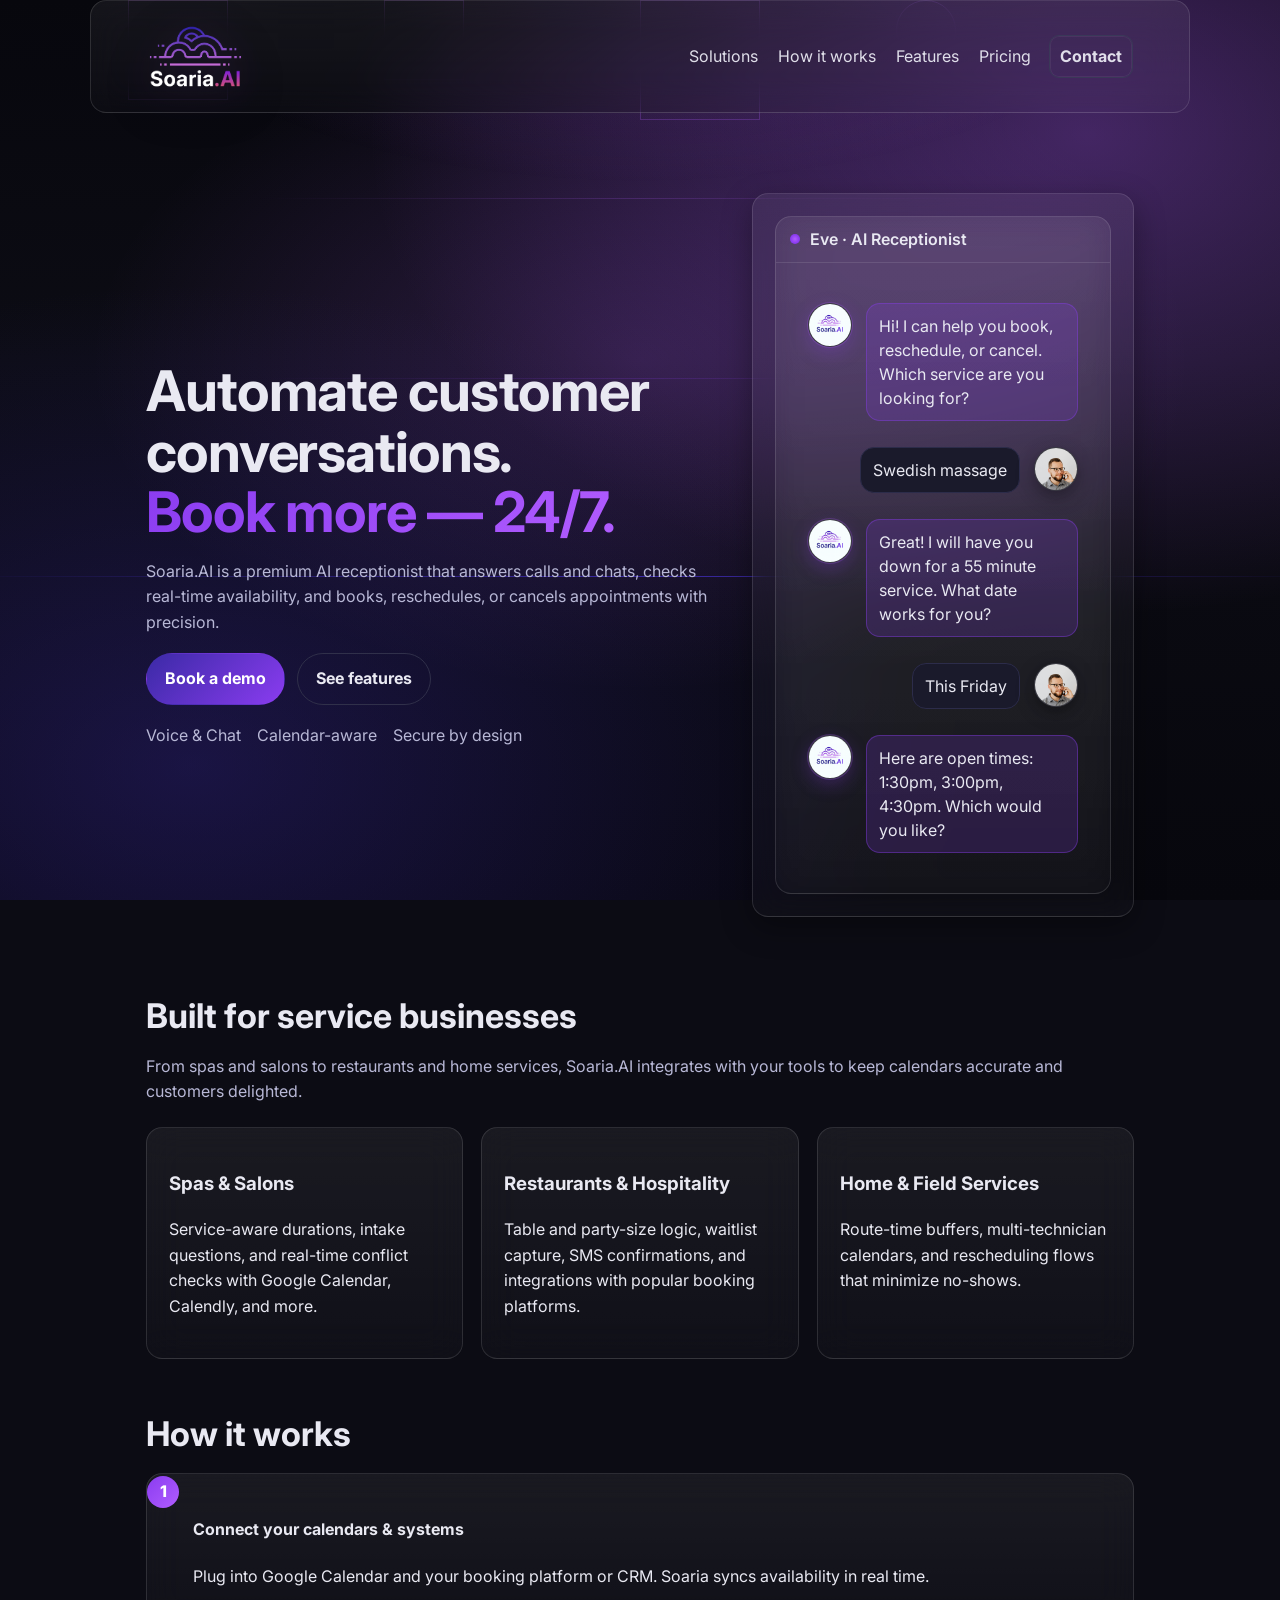
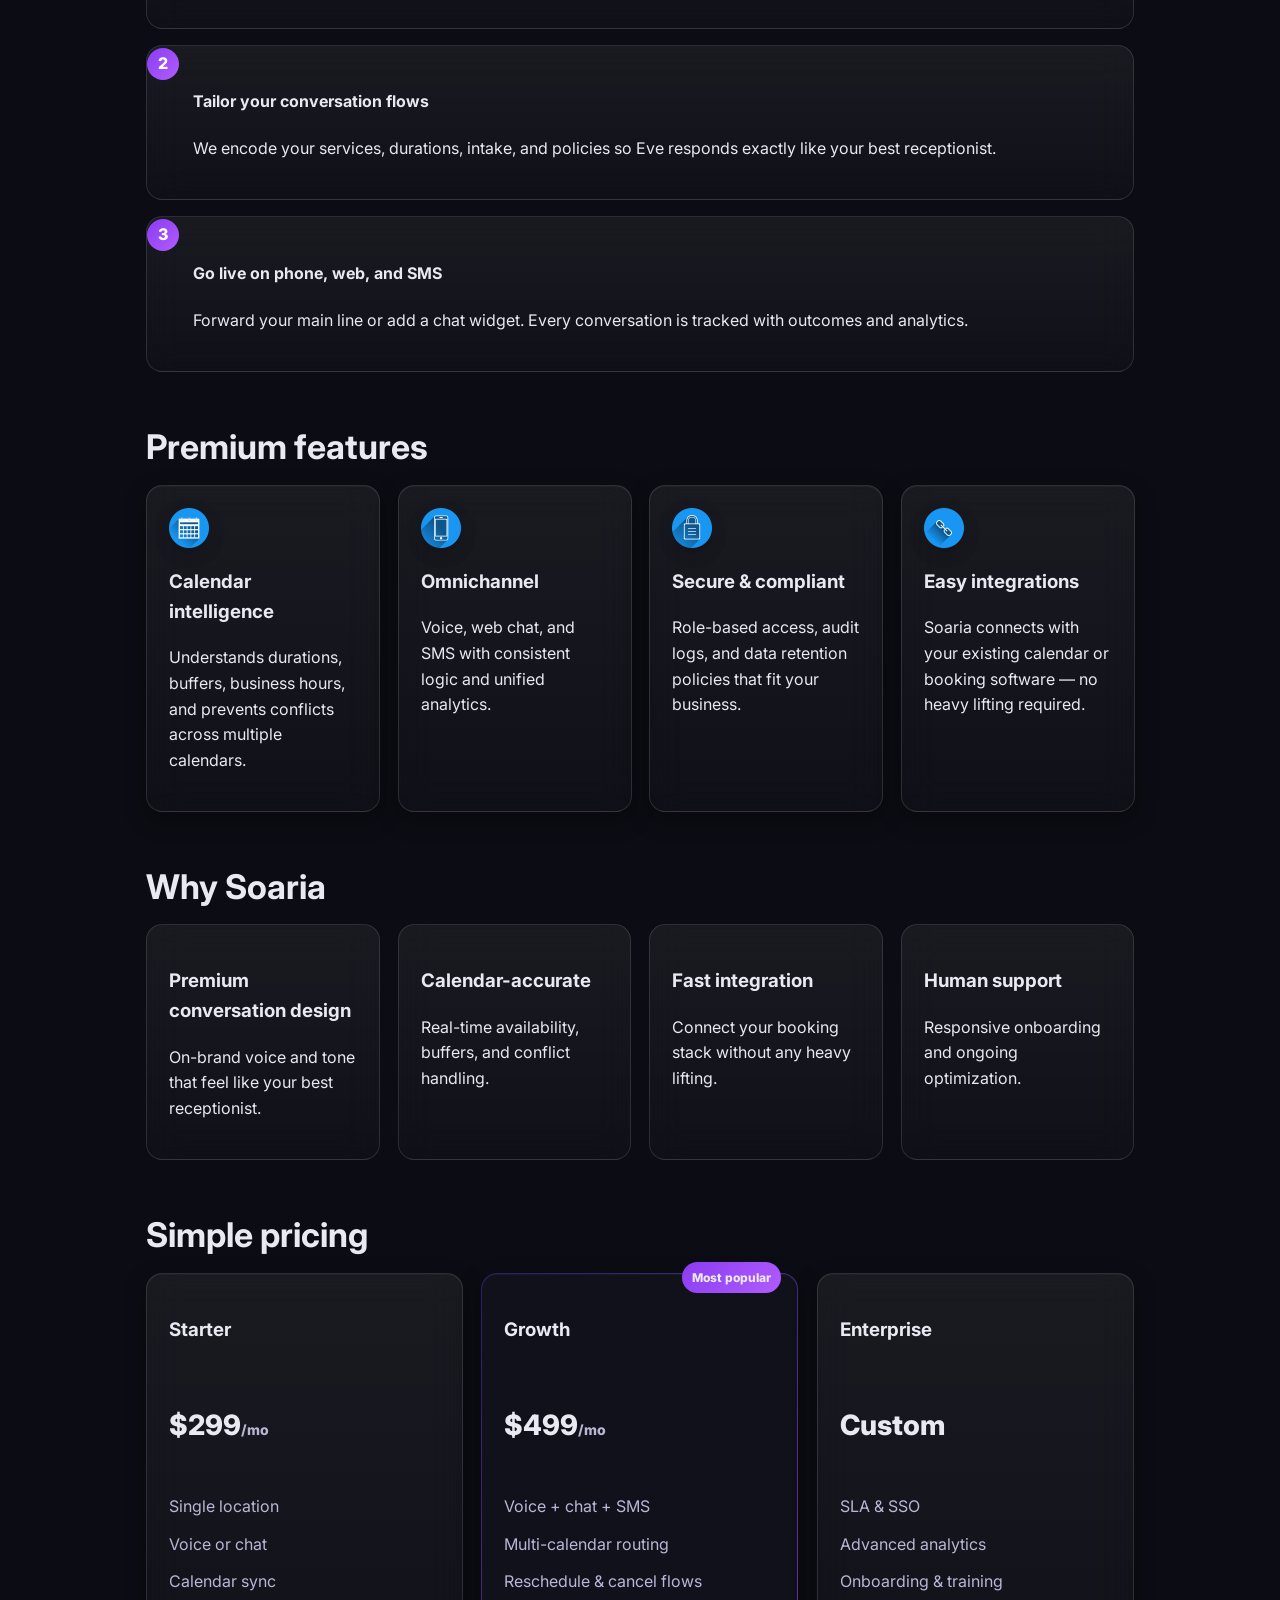
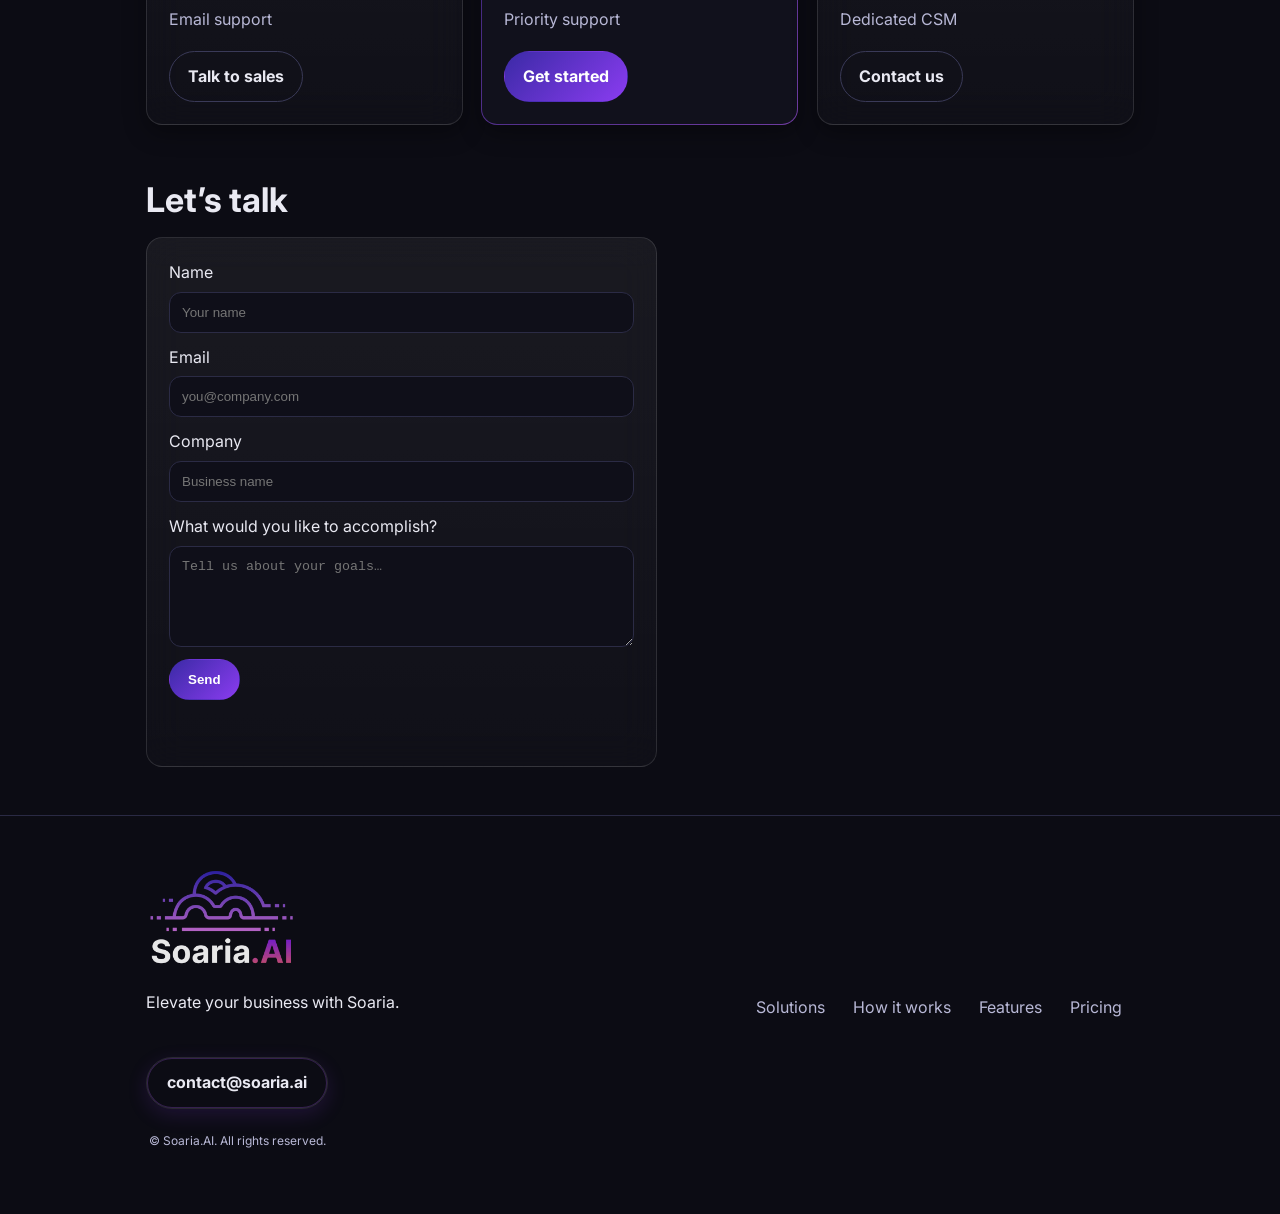
<file: index.html>
<!DOCTYPE html>
<html lang="en">
<head>
  <meta charset="utf-8" />
  <meta name="viewport" content="width=device-width, initial-scale=1" />
  <title>Soaria.AI — AI Receptionist & Automation for Modern SMBs</title>
  <meta name="description" content="Soaria.AI builds premium AI receptionists and automation that answer calls, book appointments, and grow revenue for service businesses." />
  <link rel="preconnect" href="https://fonts.googleapis.com">
  <link rel="preconnect" href="https://fonts.gstatic.com" crossorigin>
  <link href="https://fonts.googleapis.com/css2?family=Inter:wght@300;400;500;600;700;800&display=swap" rel="stylesheet">
  <link rel="stylesheet" href="styles.css" />
  <link rel="icon" type="image/png" href="assets/favicon.png" />
  
  <!-- Structured Data for Google Search -->
  <script type="application/ld+json">
  {
    "@context": "https://schema.org",
    "@type": "Organization",
    "name": "Soaria.AI",
    "url": "https://soaria.ai",
    "logo": "https://soaria.ai/assets/favicon.png",
    "description": "Soaria.AI builds premium AI receptionists and automation that answer calls, book appointments, and grow revenue for service businesses.",
    "contactPoint": {
      "@type": "ContactPoint",
      "email": "contact@soaria.ai",
      "contactType": "Customer Service"
    },
    "sameAs": []
  }
  </script>
</head>
<body>
  <!-- animated background layers -->
  <div class="neural-background"></div>
  <div class="geometric-shapes">
    <div class="shape"></div><div class="shape"></div><div class="shape"></div><div class="shape"></div>
  </div>
  <div class="neural-lines">
    <div class="neural-line"></div><div class="neural-line"></div><div class="neural-line"></div>
  </div>

  <header class="site-header container glass">
    <a class="brand" href="#">
      <img src="assets/Soaria White.png" alt="Soaria.AI logo" class="brand-mark" />
    </a>

    <!-- Desktop nav -->
    <nav class="nav desktop-nav">
      <a href="#solutions">Solutions</a>
      <a href="#how">How it works</a>
      <a href="#features">Features</a>
      <a href="#pricing">Pricing</a>
      <a href="#contact" class="btn btn-outline">Contact</a>
    </nav>

    <!-- Mobile hamburger -->
    <button class="nav-toggle" aria-controls="mobileNav" aria-expanded="false">
      <span class="hamburger" aria-hidden="true"></span>
    </button>

    <!-- Mobile dropdown nav -->
    <nav id="mobileNav" class="mobile-nav" hidden>
      <a href="#solutions">Solutions</a>
      <a href="#how">How it works</a>
      <a href="#features">Features</a>
      <a href="#pricing">Pricing</a>
      <a href="#contact" class="btn btn-outline">Contact</a>
    </nav>
  </header>

  <main>
    <!-- Hero -->
    <section class="hero gradient-1">
      <div class="container hero-grid">
        <div class="hero-copy">
          <h1>Automate customer conversations.<br /><span class="accent">Book more — 24/7.</span></h1>
          <p class="lead">Soaria.AI is a premium AI receptionist that answers calls and chats, checks real-time availability, and books, reschedules, or cancels appointments with precision.</p>
          <div class="cta-row">
            <a href="#contact" class="btn btn-solid">Book a demo</a>
            <a href="#features" class="btn btn-ghost">See features</a>
          </div>
          <ul class="trust-row">
            <li>Voice & Chat</li>
            <li>Calendar-aware</li>
            <li>Secure by design</li>
          </ul>
        </div>
        <div class="hero-art card glass shadow">
          <div class="glass">
            <div class="screen-top">
              <div class="status-dot"></div>
              <span>Eve · AI Receptionist</span>
            </div>
            <div class="screen-body">
              <div class="screen-body">
  <!-- BOT -->
  <div class="bubble-row bot">
    <img class="avatar" src="assets/logo-mark.png" alt="Soaria.AI" loading="lazy" />
    <div class="bubble bot">Hi! I can help you book, reschedule, or cancel. Which service are you looking for?</div>
  </div>

  <!-- USER -->
  <div class="bubble-row user">
    <div class="bubble user">Swedish massage</div>
    <img class="avatar" src="assets/customer.jpg" alt="Customer" loading="lazy" />
  </div>

  <!-- BOT -->
  <div class="bubble-row bot">
    <img class="avatar" src="assets/logo-mark.png" alt="Soaria.AI" loading="lazy" />
    <div class="bubble bot">Great! I will have you down for a 55 minute service. What date works for you?</div>
  </div>

  <!-- USER -->
  <div class="bubble-row user">
    <div class="bubble user">This Friday</div>
    <img class="avatar" src="assets/customer.jpg" alt="Customer" loading="lazy" />
  </div>

  <!-- BOT -->
  <div class="bubble-row bot">
    <img class="avatar" src="assets/logo-mark.png" alt="Soaria.AI" loading="lazy" />
    <div class="bubble bot">Here are open times: 1:30pm, 3:00pm, 4:30pm. Which would you like?</div>
  </div>
</div>

            </div>
          </div>
        </div>
      </div>
    </section>

    <!-- Solutions -->
    <section id="solutions" class="section container">
      <h2 class="section-title">Built for service businesses</h2>
      <p class="section-lead">From spas and salons to restaurants and home services, Soaria.AI integrates with your tools to keep calendars accurate and customers delighted.</p>
      <div class="grid cards-3">
        <article class="card glass">
          <h3>Spas & Salons</h3>
          <p>Service-aware durations, intake questions, and real-time conflict checks with Google Calendar, Calendly, and more.</p>
        </article>
        <article class="card glass">
          <h3>Restaurants & Hospitality</h3>
          <p>Table and party-size logic, waitlist capture, SMS confirmations, and integrations with popular booking platforms.</p>
        </article>
        <article class="card glass">
          <h3>Home & Field Services</h3>
          <p>Route-time buffers, multi-technician calendars, and rescheduling flows that minimize no-shows.</p>
        </article>
      </div>
    </section>

    <!-- How it works -->
    <section id="how" class="section container">
      <h2 class="section-title">How it works</h2>
      <div class="timeline">
        <div class="step card glass">
          <span class="badge">1</span>
          <h4>Connect your calendars & systems</h4>
          <p>Plug into Google Calendar and your booking platform or CRM. Soaria syncs availability in real time.</p>
        </div>
        <div class="step card glass">
          <span class="badge">2</span>
          <h4>Tailor your conversation flows</h4>
          <p>We encode your services, durations, intake, and policies so Eve responds exactly like your best receptionist.</p>
        </div>
        <div class="step card glass">
          <span class="badge">3</span>
          <h4>Go live on phone, web, and SMS</h4>
          <p>Forward your main line or add a chat widget. Every conversation is tracked with outcomes and analytics.</p>
        </div>
      </div>
    </section>

    <!-- Features -->
    <section id="features" class="section container">
  <h2 class="section-title">Premium features</h2>
  <div class="grid cards-4">
    <article class="card glass icon-card">
      <img class="icon" src="assets/calendar.png" alt="Calendar intelligence" />
      <h3>Calendar intelligence</h3>
      <p>Understands durations, buffers, business hours, and prevents conflicts across multiple calendars.</p>
    </article>

    <article class="card glass icon-card">
      <img class="icon" src="assets/phone.png" alt="Omnichannel voice and chat" />
      <h3>Omnichannel</h3>
      <p>Voice, web chat, and SMS with consistent logic and unified analytics.</p>
    </article>

    <article class="card glass icon-card">
      <img class="icon" src="assets/lock.png" alt="Secure and compliant" />
      <h3>Secure & compliant</h3>
      <p>Role-based access, audit logs, and data retention policies that fit your business.</p>
    </article>

    <article class="card glass icon-card">
      <img class="icon" src="assets/integration.png" alt="Easy integrations" />
      <h3>Easy integrations</h3>
      <p>Soaria connects with your existing calendar or booking software — no heavy lifting required.</p>
    </article>
  </div>
</section>

<!-- Why Soaria (moved above Pricing) -->
<section id="why" class="section container">
  <h2 class="section-title">Why Soaria</h2>
  <div class="grid cards-4">
    <article class="card glass">
      <h3>Premium conversation design</h3>
      <p>On-brand voice and tone that feel like your best receptionist.</p>
    </article>
    <article class="card glass">
      <h3>Calendar-accurate</h3>
      <p>Real-time availability, buffers, and conflict handling.</p>
    </article>
    <article class="card glass">
      <h3>Fast integration</h3>
      <p>Connect your booking stack without any heavy lifting.</p>
    </article>
    <article class="card glass">
      <h3>Human support</h3>
      <p>Responsive onboarding and ongoing optimization.</p>
    </article>
  </div>
</section>



    <!-- Pricing -->
    <section id="pricing" class="section container">
      <h2 class="section-title">Simple pricing</h2>
      <div class="grid cards-3">
        <article class="card glass pricing">
          <h3>Starter</h3>
          <p class="price"><span>$</span>299<span class="unit">/mo</span></p>
          <ul class="list">
            <li>Single location</li>
            <li>Voice or chat</li>
            <li>Calendar sync</li>
            <li>Email support</li>
          </ul>
          <a href="#contact" class="btn btn-outline">Talk to sales</a>
        </article>
        <article class="card glass pricing featured">
          <div class="ribbon">Most popular</div>
          <h3>Growth</h3>
          <p class="price"><span>$</span>499<span class="unit">/mo</span></p>
          <ul class="list">
            <li>Voice + chat + SMS</li>
            <li>Multi-calendar routing</li>
            <li>Reschedule & cancel flows</li>
            <li>Priority support</li>
          </ul>
          <a href="#contact" class="btn btn-solid">Get started</a>
        </article>
        <article class="card glass pricing">
          <h3>Enterprise</h3>
          <p class="price">Custom</p>
          <ul class="list">
            <li>SLA & SSO</li>
            <li>Advanced analytics</li>
            <li>Onboarding & training</li>
            <li>Dedicated CSM</li>
          </ul>
          <a href="#contact" class="btn btn-outline">Contact us</a>
        </article>
      </div>
    </section>

    <!-- Contact -->
<section id="contact" class="section container">
  <h2 class="section-title">Let’s talk</h2>
  <div class="grid contact-grid">

    <!-- Keep existing styles; add id + data-webhook (replace the URL) -->
    <form
      id="contactForm"
      class="card glass contact-form"
      data-webhook="https://jimmyjohn.app.n8n.cloud/webhook/contact-soaira"
      novalidate
    >
      <!-- Honeypot (hidden from humans; helps block bots) -->
      <label class="full"
             style="position:absolute;left:-10000px;top:auto;width:1px;height:1px;overflow:hidden;">
        <span>Website</span>
        <input type="text" name="website" tabindex="-1" autocomplete="off" />
      </label>

      <label>
        <span>Name</span>
        <input type="text" name="name" required placeholder="Your name" />
      </label>

      <label>
        <span>Email</span>
        <input type="email" name="email" required placeholder="you@company.com" />
      </label>

      <label>
        <span>Company</span>
        <input type="text" name="company" placeholder="Business name" />
      </label>

      <label class="full">
        <span>What would you like to accomplish?</span>
        <textarea name="message" rows="5" placeholder="Tell us about your goals…"></textarea>
      </label>

      <button class="btn btn-solid" type="submit">Send</button>
      <p id="form-status" class="form-status" role="status" aria-live="polite"></p>
    </form>
  </div>
</section>

  </main>

  <footer class="site-footer">
    <div class="container footer-grid">
      <div class="f-brand">
  <img class="footer-logo" src="assets/Soaria White.png" alt="Soaria.AI" />
</div>
<p class="f-tagline">Elevate your business with Soaria.</p>
      <div>
      <nav class="f-nav">
        <a href="#solutions">Solutions</a>
        <a href="#how">How it works</a>
        <a href="#features">Features</a>
        <a href="#pricing">Pricing</a>
      </nav>
      </div>
      <div class="f-cta">
        <a href="mailto:contact@soaria.ai" class="btn btn-ghost">contact@soaria.ai</a>
        <p class="tiny">© <span id="year"></span> Soaria.AI. All rights reserved.</p>
      </div>
    </div>
  </footer>

  <script src="script.js"></script>

</body>
</html>
</file>
<file: styles.css>
/* ==========================================================================
   Soaria.AI — Clean, Organized Stylesheet
   --------------------------------------------------------------------------
   - Color system & tokens
   - Base / Reset
   - Layout Utilities
   - Header & Navigation
   - Hero
   - Cards & Glassmorphism
   - Buttons & Links
   - Sections & Grids
   - Timeline
   - Features (icon cards)
   - Pricing
   - Contact
   - Footer
   - Neural Glass Background & Effects
   - Chat Demo (avatars & bubbles)
   - Icon Images (PNG)
   - Smooth Scroll & Reveal
   - Mobile Gutters / Safe Area
   - Responsive (≤960px, ≤640px)
   ========================================================================== */

/* ============== Color System & Tokens ==================================== */
:root{
  --bg:#0c0c14;
  --text:#e9e9f2;
  --muted:#b8b8d6;
  --card:#11111c;
  --line:#2a2a44;

  --brand1:#3b2aa6;   /* indigo */
  --brand2:#8a3cf0;   /* violet */
  --brand3:#b15cff;   /* light violet */

  --grad1:linear-gradient(135deg,var(--brand1),var(--brand2));
  --grad2:linear-gradient(135deg,var(--brand2),var(--brand3));

  --radius:18px;
  --shadow:0 10px 30px rgba(0,0,0,.35);

  --glowA: rgba(177,92,255,.55);
  --glowB: rgba(59,42,166,.55);
  --glowSoft: 28px;

  --header-offset: 80px;        /* used for scroll-margin on anchors */
  --mobile-gutter: clamp(16px, 5vw, 28px);
}

/* ============== Base / Reset ============================================= */
*{ box-sizing:border-box }
html,body{ height:100% }
html{ scroll-behavior:smooth }
body{
  margin:0;
  line-height:1.6;
  font-family:Inter,system-ui,Segoe UI,Roboto,Helvetica,Arial,sans-serif;
  color:var(--text);
  background:var(--bg);
  overflow-x:hidden; /* prevent rogue horizontal scroll */
}
img{ max-width:100%; display:block }
a{ color:inherit }

/* ============== Layout Utilities ========================================= */
.container{ max-width:1100px; margin:0 auto; padding:24px }
.section{ padding:56px 0 }
.section-title{ font-size:34px; margin:0 0 10px }
.section-lead{ color:var(--muted); margin:0 0 22px }

.grid{ display:grid; gap:18px }
.cards-3{ grid-template-columns:repeat(3,1fr) }
.cards-4{ grid-template-columns:repeat(4,1fr) }

/* Ensure anchors don't hide under sticky header */
section,[id]{ scroll-margin-top:var(--header-offset) }

/* ============== Header & Navigation ====================================== */
.site-header{
  display:flex; align-items:center; justify-content:space-between; gap:10px;
  padding-block:14px;
  background:rgba(15,15,26,.55);
  backdrop-filter:blur(12px);
  -webkit-backdrop-filter:blur(12px);
  border:1px solid rgba(255,255,255,.08);
  border-radius:14px;
}
.brand{ display:flex; align-items:center; gap:0; text-decoration:none; color:var(--text) }
.brand-mark{
  width:96px; height:auto;
  filter: drop-shadow(0 10px 26px rgba(0,0,0,.35))
          drop-shadow(0 0 18px rgba(177,92,255,.18));
}
.site-header .nav{ margin-left:auto }
.site-header .nav a{
  position:relative; display:inline-flex; align-items:center;
  padding:8px 10px; border-radius:10px; text-decoration:none; opacity:.95;
  transition:color .2s ease, background-color .2s ease, transform .2s ease;
}
/* Gradient underline */
.site-header .nav a::after{
  content:""; position:absolute; left:10px; right:10px; bottom:4px; height:2px;
  background:linear-gradient(90deg,var(--brand1),var(--brand3));
  transform:scaleX(0); transform-origin:left center; transition:transform .28s ease;
  border-radius:999px; opacity:.9;
}
.site-header .nav a:hover{
  background:rgba(255,255,255,.04); transform:translateY(-1px);
  box-shadow:0 6px 18px rgba(0,0,0,.20);
}
.site-header .nav a:hover::after{ transform:scaleX(1) }
.site-header .nav a:focus-visible{
  outline:0; box-shadow:0 0 0 2px rgba(255,255,255,.12),0 0 0 4px rgba(138,60,240,.35);
}
/* Contact button variant */
.site-header .nav .btn{ margin-left:8px }
.site-header .nav .btn.btn-outline{
  border:1px solid #3a3a58; box-shadow:inset 0 0 0 1px rgba(255,255,255,.06);
}
.site-header .nav .btn.btn-outline:hover{
  background:var(--grad1); border-color:transparent; color:#fff; transform:translateY(-1px);
  box-shadow:0 0 0 1px rgba(177,92,255,.25) inset, 0 10px 26px rgba(138,60,240,.25);
}

/* ============== Hero ====================================================== */
.hero{ padding:56px 0 24px }
.hero-grid{ display:grid; grid-template-columns:1.2fr .8fr; gap:32px; align-items:center }
.hero .lead{ color:var(--muted); max-width:60ch }
.gradient-1{ background:radial-gradient(900px 400px at 50% -20%,rgba(177,92,255,.24),transparent 60%) }
.accent{ background:var(--grad2); -webkit-background-clip:text; background-clip:text; color:transparent }

/* ============== Cards & Glassmorphism ==================================== */
.card{ background:var(--card); border:1px solid var(--line); border-radius:var(--radius); padding:22px }
.shadow{ box-shadow:var(--shadow) }
.glass{
  border-radius:16px;
  background:linear-gradient(180deg,rgba(255,255,255,.06),rgba(255,255,255,.02));
  border:1px solid rgba(255,255,255,.12);
  backdrop-filter:blur(18px);
}

/* ============== Buttons & Links ========================================== */
.cta-row{ display:flex; gap:12px; margin:18px 0 }
.btn{ display:inline-block; border-radius:999px; padding:12px 18px; font-weight:700; text-decoration:none; border:1px solid transparent }
.btn-solid{ background:var(--grad1); color:#fff }
.btn-outline{ border-color:#3a3a58; color:var(--text) }
.btn-ghost{ background:transparent; color:var(--text); border-color:#30304a }
.btn:hover{ transform:translateY(-1px); transition:transform .2s ease }

.trust-row{ display:flex; gap:16px; list-style:none; padding:0; margin:12px 0 0; color:var(--muted) }

/* ============== Sections & Grids ========================================= */
.badge{ position:absolute; left:0; top:2px; width:32px; height:32px; border-radius:50%; display:grid; place-items:center; color:#fff; background:var(--grad2); font-weight:800 }
.timeline{ display:grid; gap:16px; margin-top:12px }
.step{ position:relative; padding-left:46px }

/* ============== Features (icon cards) ==================================== */
.icon-card .icon-circle{ display:none } /* replaced by PNG icons if used */
.icon-card .icon{
  width:40px; height:40px; object-fit:contain; display:block; margin-bottom:10px;
  filter:drop-shadow(0 6px 16px rgba(0,0,0,.35)) brightness(1.08) saturate(1.05);
}

/* Hover glow shared with pricing */
.card.icon-card,
.card.pricing{
  position:relative;
  transition:transform .28s ease, box-shadow .28s ease, border-color .28s ease;
  box-shadow:0 1px 0 rgba(255,255,255,.04) inset, 0 8px 22px rgba(0,0,0,.35);
  will-change:transform, box-shadow;
}
.card.icon-card:hover,
.card.icon-card:focus-within,
.card.pricing:hover,
.card.pricing:focus-within{
  transform:translateY(-4px);
  border-color:rgba(177,92,255,.45);
  box-shadow:
    0 0 0 1px rgba(177,92,255,.35) inset,
    0 10px 30px rgba(0,0,0,.35),
    0 0 var(--glowSoft) 0 var(--glowA),
    0 0 calc(var(--glowSoft)*.55) 6px var(--glowB);
}
.card.icon-card::after,
.card.pricing::after{
  content:""; position:absolute; inset:-1px; border-radius:inherit; pointer-events:none;
  background:linear-gradient(135deg, rgba(255,255,255,0) 0%, rgba(255,255,255,.14) 35%, rgba(255,255,255,0) 70%);
  opacity:0; transform:translateX(-12%); transition:opacity .28s ease, transform .6s ease;
}
.card.icon-card:hover::after,
.card.icon-card:focus-within::after,
.card.pricing:hover::after,
.card.pricing:focus-within::after{ opacity:.65; transform:translateX(0%) }

/* ============== Pricing =================================================== */
.pricing{ display:flex; flex-direction:column; gap:12px; align-items:flex-start }
.pricing .price{ font-size:28px; font-weight:800 }
.pricing .price .unit{ font-size:14px; color:var(--muted) }
.pricing.featured{
  border:1px solid transparent;
  background:linear-gradient(var(--card),var(--card)) padding-box,
             linear-gradient(135deg,rgba(59,42,166,.6),rgba(177,92,255,.6)) border-box;
  position:relative;
}
.pricing .ribbon{
  position:absolute; top:-12px; right:16px; background:var(--grad2);
  padding:6px 10px; border-radius:999px; font-size:12px; font-weight:800;
}
.list{ list-style:none; padding:0; margin:0; color:var(--muted) }
.list li{ padding:6px 0 }

/* ============== Contact =================================================== */
.contact-grid{ grid-template-columns:1fr .9fr; align-items:start }
.contact-form label{ display:flex; flex-direction:column; gap:6px; margin-bottom:12px }
.contact-form input,.contact-form textarea{
  background:#0f0f19; border:1px solid #2b2b45; border-radius:12px; padding:12px; color:var(--text);
}
.form-status{ min-height:22px; margin-top:6px; color:var(--muted) }
.brand-lockup{ margin-top:18px; opacity:.8 }

/* ============== Footer ==================================================== */
.site-footer{ border-top:1px solid var(--line); padding:28px 0; margin-top:24px }
.footer-grid{ display:grid; grid-template-columns:1.6fr 1fr 1fr; gap:18px; align-items:center }
.f-brand p{ color:var(--muted) }
.f-nav a{ display:inline-block; margin-right:12px; color:var(--muted); text-decoration:none }
.site-footer .f-brand img{ width:150px; height:auto; opacity:.9 }  /* small, balanced logo */
.tiny{ font-size:12px; color:var(--muted) }

/* Center CTA & polish button */
.site-footer .f-cta{ display:flex; flex-direction:column; align-items:center; gap:10px }
.site-footer .f-cta .btn{
  padding:12px 20px; border-radius:999px; border:1px solid rgba(255,255,255,.12); background:transparent;
  box-shadow:0 0 0 1px rgba(177,92,255,.25) inset, 0 6px 20px rgba(138,60,240,.15);
}
.site-footer .f-cta .btn:hover{ background:var(--grad1); border-color:transparent; color:#fff; transform:translateY(-1px) }

/* ============== Neural Glass Background & Effects ======================== */
.neural-background{
  position:fixed; inset:0; z-index:-3;
  background:
    radial-gradient(1200px 800px at 15% 85%, rgba(59,42,166,.35), transparent 60%),
    radial-gradient(1200px 800px at 85% 15%, rgba(177,92,255,.35), transparent 60%),
    radial-gradient(1000px 600px at 50% 40%, rgba(177,92,255,.20), transparent 55%),
    linear-gradient(180deg,#07070d,#0c0c14 40%, #07070d);
  animation:bgPulse 14s ease-in-out infinite;
}
@keyframes bgPulse{
  0%,100%{filter:brightness(.95) saturate(1.05)}
  50%{filter:brightness(1.05) saturate(1.15)}
}
.geometric-shapes{ position:fixed; inset:0; z-index:-2; pointer-events:none; overflow:hidden }
.shape{ position:absolute; border:1px solid rgba(177,92,255,.25); animation:floatShape 22s linear infinite }
.shape:nth-child(1){ width:100px; height:100px; left:10%; animation-delay:0s }
.shape:nth-child(2){ width:60px; height:60px; left:70%; animation-delay:-6s; border-radius:50% }
.shape:nth-child(3){ width:80px; height:80px; left:30%; animation-delay:-12s; transform:rotate(45deg) }
.shape:nth-child(4){ width:120px; height:120px; left:50%; animation-delay:-18s }
@keyframes floatShape{
  from{ transform:translateY(100vh) rotate(0deg); opacity:0 }
  10%,90%{ opacity:1 }
  to{ transform:translateY(-120px) rotate(360deg); opacity:0 }
}
.neural-lines{ position:fixed; inset:0; z-index:-1; pointer-events:none }
.neural-line{
  position:absolute; left:0; width:100%; height:1px; opacity:.2;
  background:linear-gradient(90deg,transparent,#b15cff,transparent);
  transform:scaleX(.6); transition:opacity .2s, transform .2s;
}
.neural-line:nth-child(1){ top:22% }
.neural-line:nth-child(2){ top:42%; background:linear-gradient(90deg,transparent,#8a3cf0,transparent) }
.neural-line:nth-child(3){ top:64%; background:linear-gradient(90deg,transparent,#3b2aa6,transparent) }

/* Reveal on scroll */
.reveal{ opacity:0; transform:translateY(24px); transition:opacity .7s ease, transform .7s ease }
.reveal.visible{ opacity:1; transform:translateY(0) }

/* ============== Chat Demo (avatars & bubbles) ============================ */
.screen-top{ display:flex; gap:10px; align-items:center; border-bottom:1px solid rgba(255,255,255,.1); padding:10px 14px; font-weight:600 }
.status-dot{ width:10px; height:10px; border-radius:50%; background:radial-gradient(circle,var(--brand3),var(--brand2) 60%) }
.screen-body{ padding:16px; display:flex; flex-direction:column; gap:10px }
.bubble{ max-width:80%; padding:10px 12px; border-radius:14px; line-height:1.5 }
.bubble.bot{ background:rgba(138,60,240,.18); border:1px solid rgba(138,60,240,.4) }
.bubble.user{ background:#1a1a2b; border:1px solid #2c2c4a; margin-left:auto }

.bubble-row{ display:flex; align-items:flex-start; gap:14px; margin:8px 0 }
.bubble-row.bot{ justify-content:flex-start }
.bubble-row.user{ justify-content:flex-end }
.bubble-row.user .bubble{ order:1 }
.bubble-row.user .avatar{ order:2 }

.avatar{
  width:44px; height:44px; border-radius:50%; object-fit:cover;
  border:1px solid rgba(255,255,255,.18);
  box-shadow:0 6px 18px rgba(0,0,0,.35);
  background:#0f0f19;
}
.bubble-row.bot .avatar{
  box-shadow:0 0 0 1px rgba(177,92,255,.25), 0 6px 18px rgba(138,60,240,.25);
}

/* ============== Icon Images (PNG) ======================================== */
.card.icon-card:hover .icon{ transform:translateY(-1px); transition:transform .25s ease }

/* ============== Mobile Gutters / Safe Area =============================== */
@supports(padding: max(0px)){
  :root{
    --safe-left: env(safe-area-inset-left);
    --safe-right: env(safe-area-inset-right);
  }
}
@media (max-width:640px){
  .container{
    padding-left:max(var(--mobile-gutter), var(--safe-left));
    padding-right:max(var(--mobile-gutter), var(--safe-right));
  }
  .section{ padding-top:48px; padding-bottom:48px }
  .brand-mark{ width:120px }                   /* smaller header logo on phones */
  .bubble{ max-width:88% }
  .avatar{ width:36px; height:36px }

  /* Footer stacks & centers on mobile */
  .site-footer .container{
    padding-left:max(16px, 5vw, var(--safe-left));
    padding-right:max(16px, 5vw, var(--safe-right));
  }
  .site-footer .footer-grid{
    grid-template-columns:1fr; row-gap:16px; justify-items:center; text-align:center;
  }
  .site-footer .f-nav{
    display:flex; flex-wrap:wrap; gap:12px 16px; justify-content:center;
  }
  .site-footer .f-cta .btn{
    display:inline-flex; justify-content:center; width:min(100%, 320px); padding-left:18px; padding-right:18px;
  }
}

/* ===== Mobile: keep header nav on ONE line (scrollable) ===== */
@media (max-width: 640px){
  /* override any earlier rule that hid the nav on phones */
  .site-header .nav{
    display: flex !important;
    flex: 1 1 auto;
    min-width: 0;                  /* allow overflow handling */
    justify-content: flex-end;     /* push links right of the logo */
    gap: 0px;                     /* tighter spacing on mobile */
    overflow-x: auto;              /* enable horizontal scroll if needed */
    overscroll-behavior-x: contain;
    -webkit-overflow-scrolling: touch;
    scrollbar-width: none;         /* hide scrollbar (Firefox) */
  }
  .site-header .nav::-webkit-scrollbar{ display: none; } /* hide scrollbar (WebKit) */

  /* keep links on a single line */
  .site-header .nav a{
    white-space: nowrap;
    padding: 8px 10px;             /* smaller hit area to fit more items */
    font-size: 14px;               /* optional: slightly smaller text */
  }

  /* make sure the header layout doesn't force wrapping */
  .site-header{
    gap: 0px;
  }
  .brand-mark{
    width: 72px;                   /* keep logo modest on mobile */
  }
}


/* ============== Responsive (≤960px) ====================================== */
@media (max-width:960px){
  .hero-grid{ grid-template-columns:1fr }
  .cards-3{ grid-template-columns:1fr 1fr }
  .cards-4{ grid-template-columns:1fr 1fr }
  .contact-grid{ grid-template-columns:1fr }
  .footer-grid{ grid-template-columns:1fr }
}

/* ===== Footer desktop layout fix: left = logo+tagline+CTA, right = nav ===== */
@media (min-width: 961px){
  .site-footer .footer-grid{
    /* two main columns: left stack and right nav */
    grid-template-columns: 1.4fr 1fr;    /* tweak ratios to taste */
    column-gap: 24px;
    align-items: center;
  }

  /* Place items by their order in index.html */
  .site-footer .footer-grid > :nth-child(1){ /* .f-brand (logo) */
    grid-column: 1; justify-self: start; text-align: left;
  }
  .site-footer .footer-grid > :nth-child(2){ /* .f-tagline (p) */
    grid-column: 1; justify-self: start; text-align: left; margin-top: 6px;
  }
  .site-footer .footer-grid > :nth-child(3){ /* wrapper <div> that contains .f-nav */
    grid-column: 2; justify-self: end; text-align: right;
  }
  .site-footer .footer-grid > :nth-child(4){ /* .f-cta (email + ©) */
    grid-column: 1; justify-self: start; text-align: left; margin-top: 8px;
  }

  /* Make the nav look good on the right */
  .site-footer .f-nav{
    display: flex;
    gap: 16px;
    flex-wrap: wrap;          /* wraps nicely if narrow */
  }
}



/* =========================
   Responsive Enhancements
   (drop this at the end of styles.css)
   Fixes tablet gutters, prevents header/hero text cut-off,
   and improves container spacing across breakpoints.
   ========================= */

:root{
  --tablet-gutter: clamp(24px, 6vw, 48px);
  --desktop-gutter: clamp(28px, 5.5vw, 56px);
}

/* Base container now uses fluid inline padding */
.container{
  max-width: 1100px;
  margin-inline: auto;
  padding-inline: clamp(20px, 5.5vw, 44px);
  padding-block: 24px;
}

/* Safer hero heading (prevents cut-off on small screens) */
.hero h1{
  font-size: clamp(28px, 6.2vw, 56px);
  line-height: 1.08;
  letter-spacing: -0.02em;
  margin: 0 0 10px;
  text-wrap: balance;           /* modern wrap */
  overflow-wrap: anywhere;      /* fallback to avoid clipping */
}

/* Let long nav/cta rows wrap gracefully on narrow viewports */
.cta-row{ flex-wrap: wrap }
.trust-row{ flex-wrap: wrap }

/* Tablet-specific gutters & layout tuning (641px–1024px) */
@media (min-width: 641px) and (max-width: 1024px){
  .container{
    padding-inline: var(--tablet-gutter);
  }

  /* Ensure hero grid breathes on tablets */
  .hero{ padding-top: 64px; padding-bottom: 32px }
  .hero-grid{ gap: 28px }

  /* Cards: prefer 2-up on tablets for breathing room */
  .cards-3{ grid-template-columns: 1fr 1fr }
  .cards-4{ grid-template-columns: 1fr 1fr }

  /* Footer spacing so content doesn't kiss the edges */
  .site-footer .container{ padding-inline: var(--tablet-gutter) }
}

/* Larger tablets / small laptops (1025px–1280px) */
@media (min-width: 1025px) and (max-width: 1280px){
  .container{
    padding-inline: var(--desktop-gutter);
  }
}

/* Small phones: tighten but keep safe gutters (keep your existing rules) */
@media (max-width: 640px){
  /* Keep the existing mobile header/nav overrides from your file,
     just add a tiny tweak so the hero has a bit more room */
  .hero{ padding-top: 56px }
}

/* Hardening: avoid any accidental clipping from parent containers */
h1,h2,h3,h4{ overflow-wrap: anywhere }

/* Optional: ensure header (site-header) never forces overflow */
.site-header{
  min-width: 0;
}
.site-header .brand,
.site-header .nav{ min-width: 0 }


/* ======= Mobile Hamburger Navigation (add at end) ======= */
/* Base button (hidden on desktop) */
.nav-toggle{
  display:none;
  position:relative;
  width:42px; height:36px;
  border-radius:10px;
  border:1px solid rgba(255,255,255,.12);
  background:rgba(255,255,255,.04);
  -webkit-backdrop-filter: blur(10px);
  backdrop-filter: blur(10px);
  align-items:center; justify-content:center;
  cursor:pointer;
}
.nav-toggle .bar{
  position:relative; display:block; width:22px; height:2px; background:#e9e9f2; border-radius:2px;
}
.nav-toggle .bar + .bar{ margin-top:5px }

/* Mobile dropdown panel */
.mobile-nav{
  position:absolute;
  top:calc(100% + 8px);
  right:var(--mobile-gutter);
  background:linear-gradient(180deg,rgba(255,255,255,.06),rgba(255,255,255,.02));
  border:1px solid rgba(255,255,255,.12);
  border-radius:14px;
  box-shadow:0 12px 28px rgba(0,0,0,.4);
  padding:10px;
  display:flex;
  flex-direction:column;
  gap:6px;
  z-index:1000;
  min-width: 210px;
}
.mobile-nav a{
  display:block;
  padding:10px 12px;
  border-radius:10px;
  text-decoration:none;
  background:transparent;
}
.mobile-nav a:hover{ background:rgba(255,255,255,.06) }
.mobile-nav .btn{ margin:6px 0 0 }

/* On phones: show hamburger, hide desktop nav */
@media (max-width: 640px){
  .desktop-nav{ display:none !important }
  .nav-toggle{ display:inline-flex }
  .site-header{ position:sticky; top:10px; z-index:50 } /* keeps tap target accessible */
}

/* Optional animation state when open */
.nav-toggle[aria-expanded="true"] .bar:nth-child(1){ transform: translateY(7px) rotate(45deg) }
.nav-toggle[aria-expanded="true"] .bar:nth-child(2){ opacity:0 }
.nav-toggle[aria-expanded="true"] .bar:nth-child(3){ transform: translateY(-7px) rotate(-45deg) }
.nav-toggle .bar{ transition: transform .2s ease, opacity .2s ease }

/* Make sure header is a proper containing block for the dropdown */
.site-header{ position: relative }

/* ======= Mobile Nav Hardening (drop at end of styles.css) ======= */
:root{ --mobile-gutter: clamp(16px, 5.5vw, 24px) }

/* Hide desktop links when hamburger is active */
@media (max-width: 640px){
  .desktop-nav{ display:none !important }
  .nav-toggle{ display:inline-flex }
}

/* Ensure hidden attribute actually hides the panel */
.mobile-nav[hidden]{ display:none !important }

/* Prevent hamburger deformation from global button styles */
.nav-toggle{
  padding:0 !important;
  line-height:0;
  display:none; /* default off, enabled in media query */
  align-items:center; justify-content:center;
  width:42px; height:36px;
  border-radius:10px;
  border:1px solid rgba(255,255,255,.14);
  background:rgba(255,255,255,.05);
  box-shadow: 0 2px 10px rgba(0,0,0,.25);
}
.nav-toggle .bar{
  width:22px; height:2px; border-radius:2px;
  background:#e9e9f2;
  transition: transform .2s ease, opacity .2s ease;
}
.nav-toggle .bar + .bar{ margin-top:5px }
.nav-toggle[aria-expanded="true"] .bar:nth-child(1){ transform: translateY(7px) rotate(45deg) }
.nav-toggle[aria-expanded="true"] .bar:nth-child(2){ opacity:0 }
.nav-toggle[aria-expanded="true"] .bar:nth-child(3){ transform: translateY(-7px) rotate(-45deg) }

/* Dropdown panel positioning & spacing */
.site-header{ position:relative } /* anchor for absolute menu */
.mobile-nav{
  position:absolute;
  top:calc(100% + 8px);
  right:var(--mobile-gutter);
  z-index:1000;
  display:flex;
  flex-direction:column;
  gap:6px;
  min-width: 210px;
  padding:10px;
  border-radius:14px;
  background:linear-gradient(180deg,rgba(20,20,28,.9),rgba(20,20,28,.82));
  border:1px solid rgba(255,255,255,.12);
  box-shadow:0 12px 28px rgba(0,0,0,.45);
}
.mobile-nav a{
  display:block;
  padding:10px 12px;
  border-radius:10px;
  text-decoration:none;
}
.mobile-nav a:hover{ background:rgba(255,255,255,.06) }
.mobile-nav .btn{ margin:6px 0 0 }

/* --- Mobile hamburger wins: hide desktop links, show toggle (specific override) --- */
@media (max-width: 640px){
  /* Hide ONLY the desktop nav on phones (beats earlier .site-header .nav rule) */
  .site-header .nav.desktop-nav{ display: none !important; }

  /* Show hamburger button */
  .nav-toggle{ display: inline-flex !important; }

  /* Ensure dropdown stays hidden until opened by JS */
  .mobile-nav[hidden]{ display: none !important; }
}
/* Reset any gradient/lines on the button itself */
.nav-toggle{
  background-image: none !important;     /* prevents the long stripes */
  position: relative;
  display: inline-flex;
  justify-content: center;
  align-items: center;
  width: 44px; height: 36px;             /* your glassy pill can stay */
  padding: 0;
}

/* Draw the three bars with a span + ::before/::after */
.hamburger,
.hamburger::before,
.hamburger::after{
  content: "";
  display: block;
  position: relative;
  width: 22px;                           /* bar width */
  height: 2px;                           /* bar thickness */
  background: #e9e9f2;                   /* or var(--text) */
  border-radius: 2px;
  transition: transform .25s ease, opacity .2s ease;
}





/* Stack the top and bottom bars */
.hamburger::before,
.hamburger::after{
  position: absolute;
  left: 0;
}
.hamburger::before{ transform: translateY(-7px); }
.hamburger::after { transform: translateY( 7px); }

/* X animation when menu is open */
.nav-toggle[aria-expanded="true"] .hamburger{ opacity: 0; }
.nav-toggle[aria-expanded="true"] .hamburger::before{
  opacity: 1;
  transform: rotate(45deg);
}
.nav-toggle[aria-expanded="true"] .hamburger::after{
  opacity: 1;
  transform: rotate(-45deg);
}

/* Optional: brighten on hover/focus */
.nav-toggle:hover .hamburger,
.nav-toggle:focus-visible .hamburger,
.nav-toggle:hover .hamburger::before,
.nav-toggle:hover .hamburger::after{
  background: #fff;
}


/* Show hamburger only on mobile; show desktop links only on desktop */
@media (max-width: 640px){
  .site-header .nav.desktop-nav { display: none !important; }   /* hide desktop links */
  .nav-toggle { display: inline-flex !important; }               /* show hamburger */
  .mobile-nav[hidden] { display: none !important; }              /* keep dropdown hidden until opened */
}

@media (min-width: 641px){
  .nav-toggle,
  .mobile-nav { display: none !important; }                      /* hide hamburger & dropdown on desktop */
  .site-header .nav.desktop-nav { display: flex !important; }    /* ensure desktop links show */
}
</file>
